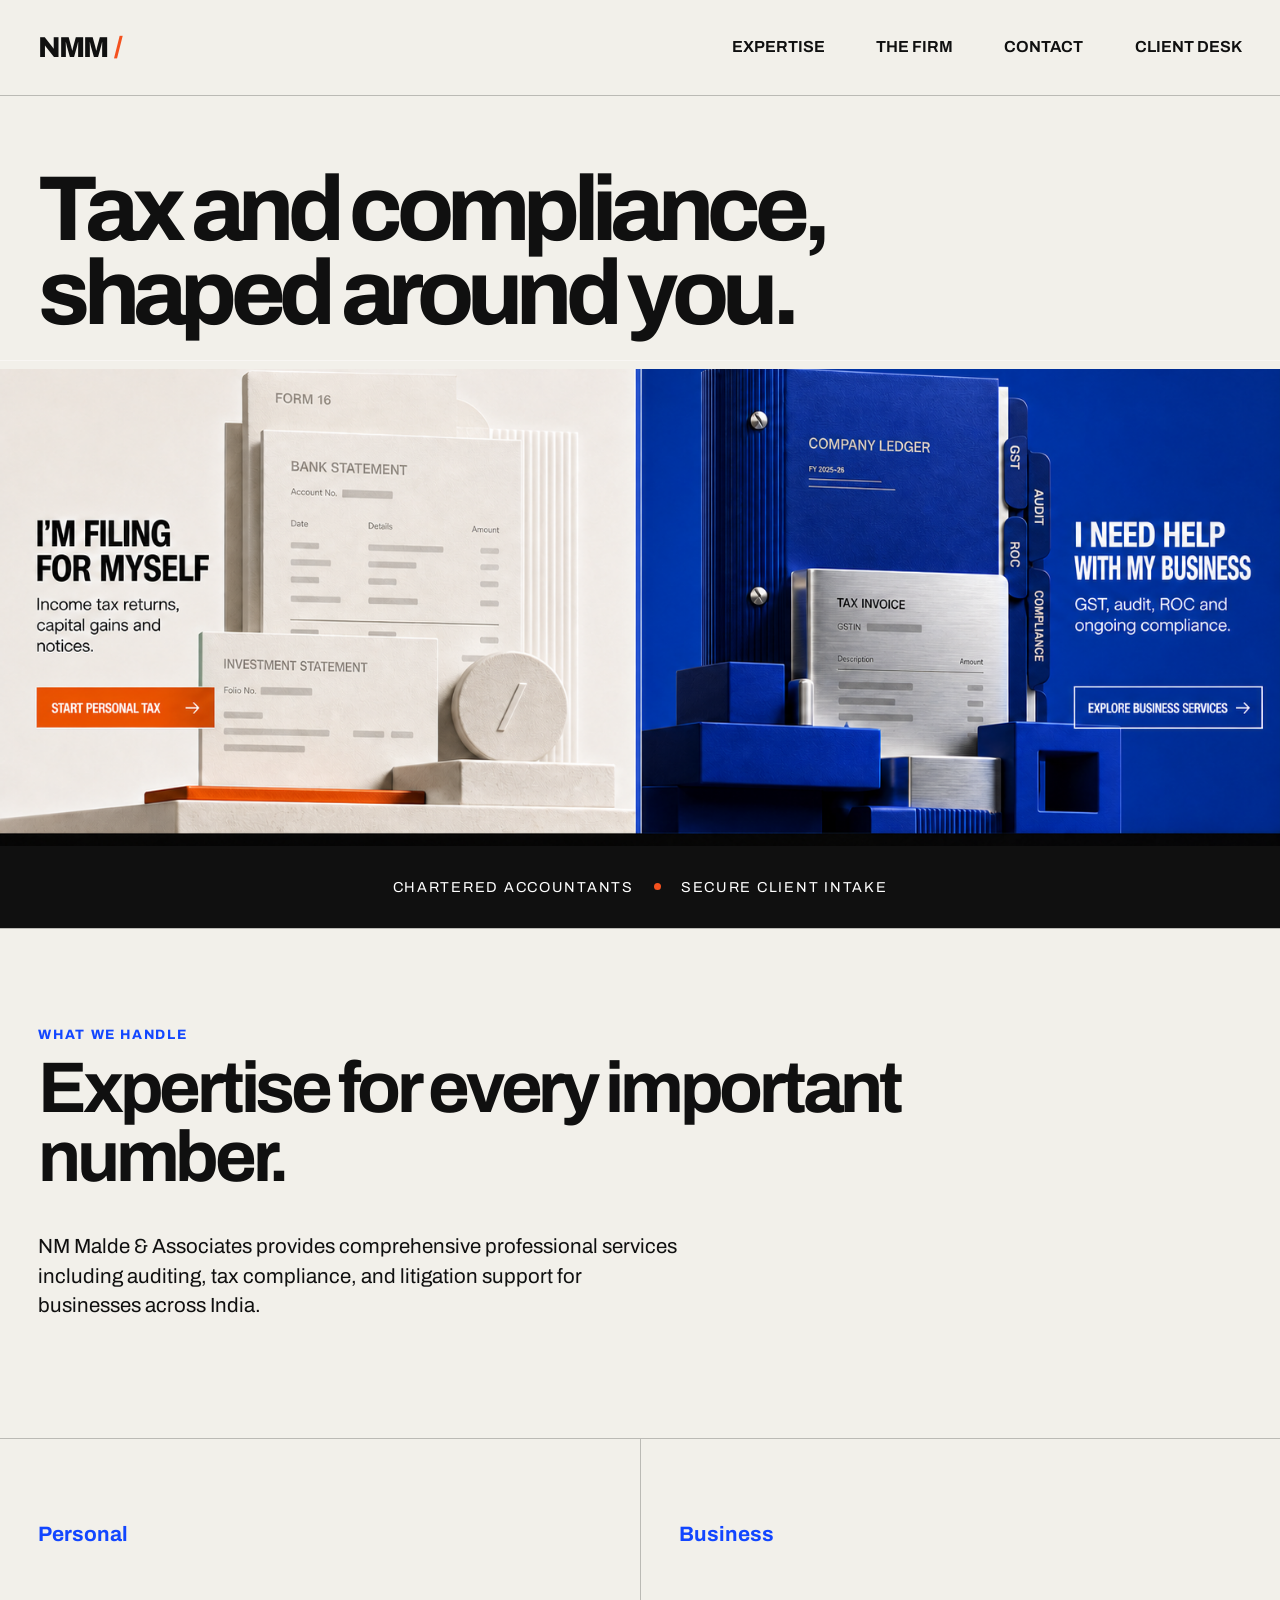
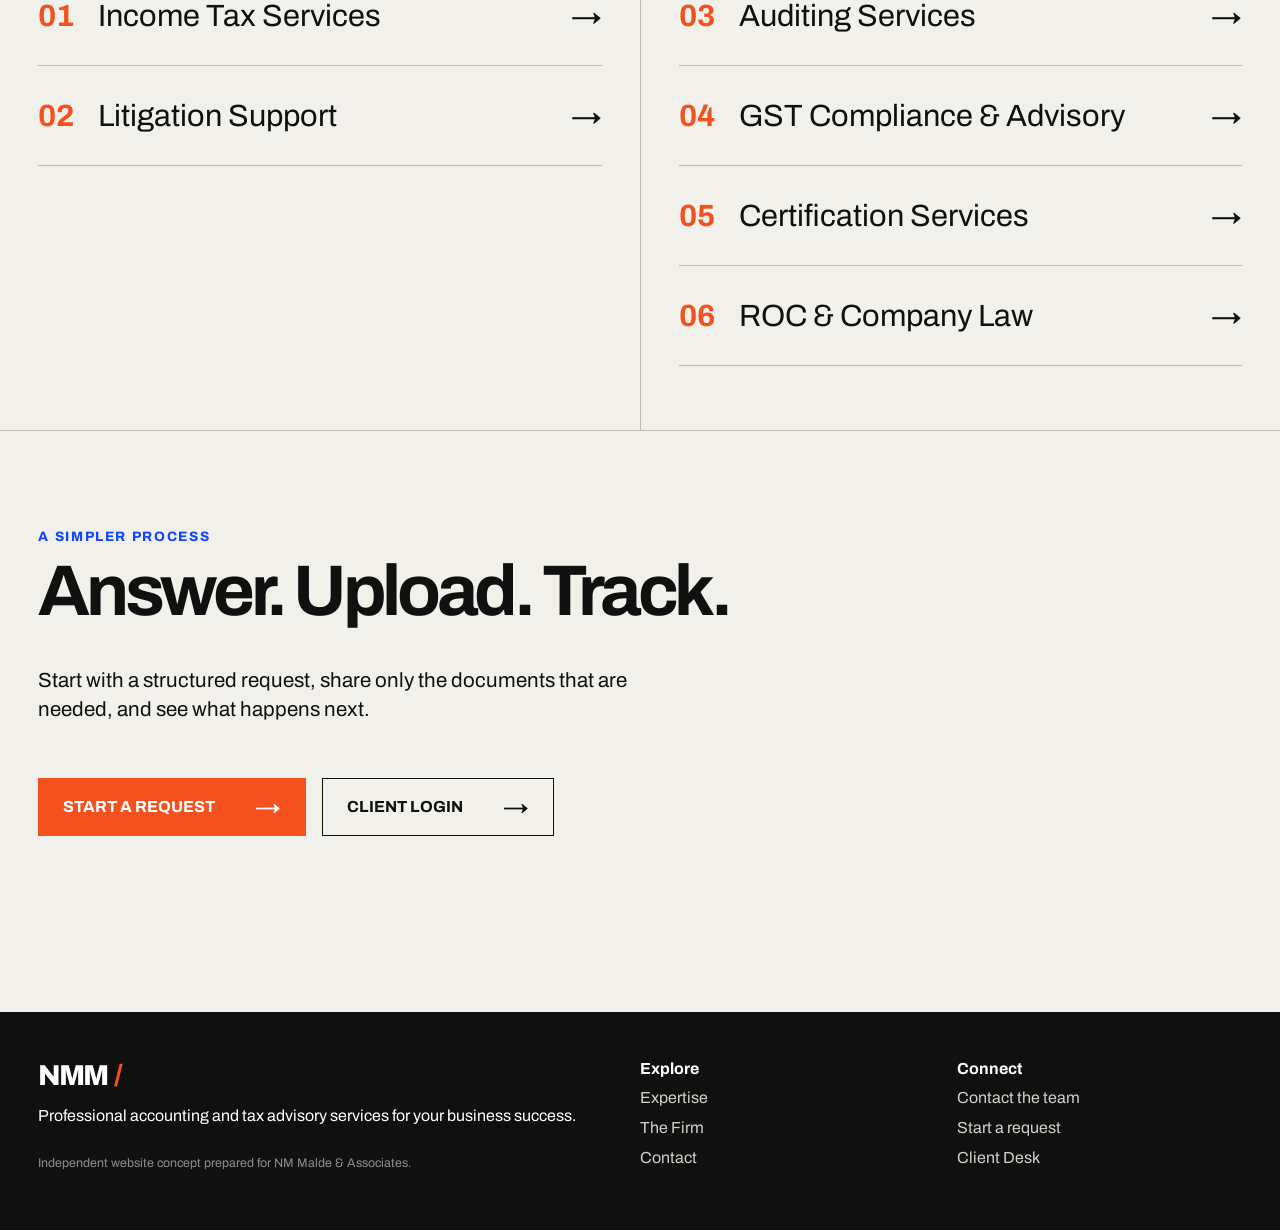
<file: index.html>
<!doctype html>
<html lang="en">
<head>
  <meta charset="utf-8">
  <meta name="viewport" content="width=device-width,initial-scale=1">
  <meta name="description" content="NM Malde & Associates — tax, audit and compliance support with a secure client desk.">
  <meta name="robots" content="noindex,nofollow">
  <meta name="theme-color" content="#f2f0ea">
  <meta property="og:title" content="A better client experience for NM Malde & Associates">
  <meta property="og:description" content="Website concept: clearer services, structured enquiries and one secure client desk.">
  <meta property="og:type" content="website">
  <meta property="og:url" content="https://jinit24.github.io/nmm-associates-preview/">
  <meta property="og:image" content="https://jinit24.github.io/nmm-associates-preview/assets/nmm-home-mobile.png">
  <meta property="og:image:width" content="1536">
  <meta property="og:image:height" content="1024">
  <title>NM Malde & Associates</title>
  <link rel="stylesheet" href="styles.css?v=20260901-2">
</head>
<body>
  <main class="shell">
    <nmm-site-header></nmm-site-header>
    <section class="hero-copy">
      <h1 class="display">Tax and compliance, <br>shaped around you.</h1>
    </section>
    <div class="hero-art" aria-label="Choose personal tax or business services">
      <picture>
        <source media="(max-width: 820px)" srcset="assets/nmm-home-mobile.png?v=20260901-2">
        <img src="assets/nmm-home-concept-clean.png" alt="Personal tax documents and a business compliance ledger">
      </picture>
      <a class="hero-hotspot personal" href="request.html?for=personal" aria-label="Start personal tax request"></a>
      <a class="hero-hotspot business" href="expertise.html#business" aria-label="Explore business services"></a>
    </div>
    <div class="trust-strip"><span>Chartered Accountants</span><span class="trust-dot"></span><span>Secure client intake</span></div>
    <div class="mobile-hero-actions"><a href="request.html?for=personal">Personal tax <span>→</span></a><a href="expertise.html#business">Business services <span>→</span></a></div>
    <section class="section">
      <span class="section-kicker">What we handle</span>
      <h2 class="section-title">Expertise for every important number.</h2>
      <p class="intro">NM Malde & Associates provides comprehensive professional services including auditing, tax compliance, and litigation support for businesses across India.</p>
    </section>
    <section class="home-services">
      <div class="service-group"><h3>Personal</h3>
        <a class="service-link" href="income-tax.html"><span class="num">01</span><span>Income Tax Services</span><span>→</span></a>
        <a class="service-link" href="expertise.html#litigation"><span class="num">02</span><span>Litigation Support</span><span>→</span></a>
      </div>
      <div class="service-group" id="business"><h3>Business</h3>
        <a class="service-link" href="expertise.html#auditing"><span class="num">03</span><span>Auditing Services</span><span>→</span></a>
        <a class="service-link" href="expertise.html#gst"><span class="num">04</span><span>GST Compliance & Advisory</span><span>→</span></a>
        <a class="service-link" href="expertise.html#certification"><span class="num">05</span><span>Certification Services</span><span>→</span></a>
        <a class="service-link" href="expertise.html#roc"><span class="num">06</span><span>ROC & Company Law</span><span>→</span></a>
      </div>
    </section>
    <section class="section">
      <span class="section-kicker">A simpler process</span>
      <h2 class="section-title">Answer. Upload. Track.</h2>
      <p class="intro">Start with a structured request, share only the documents that are needed, and see what happens next.</p>
      <div class="actions"><a class="cta" href="request.html">Start a request <span class="arrow">→</span></a><a class="cta-outline" href="client-desk.html">Client login <span class="arrow">→</span></a></div>
    </section>
    <nmm-site-footer></nmm-site-footer>
  </main>
  <script type="module" src="components.js"></script>
  <script src="script.js"></script>
</body>
</html>
</file>
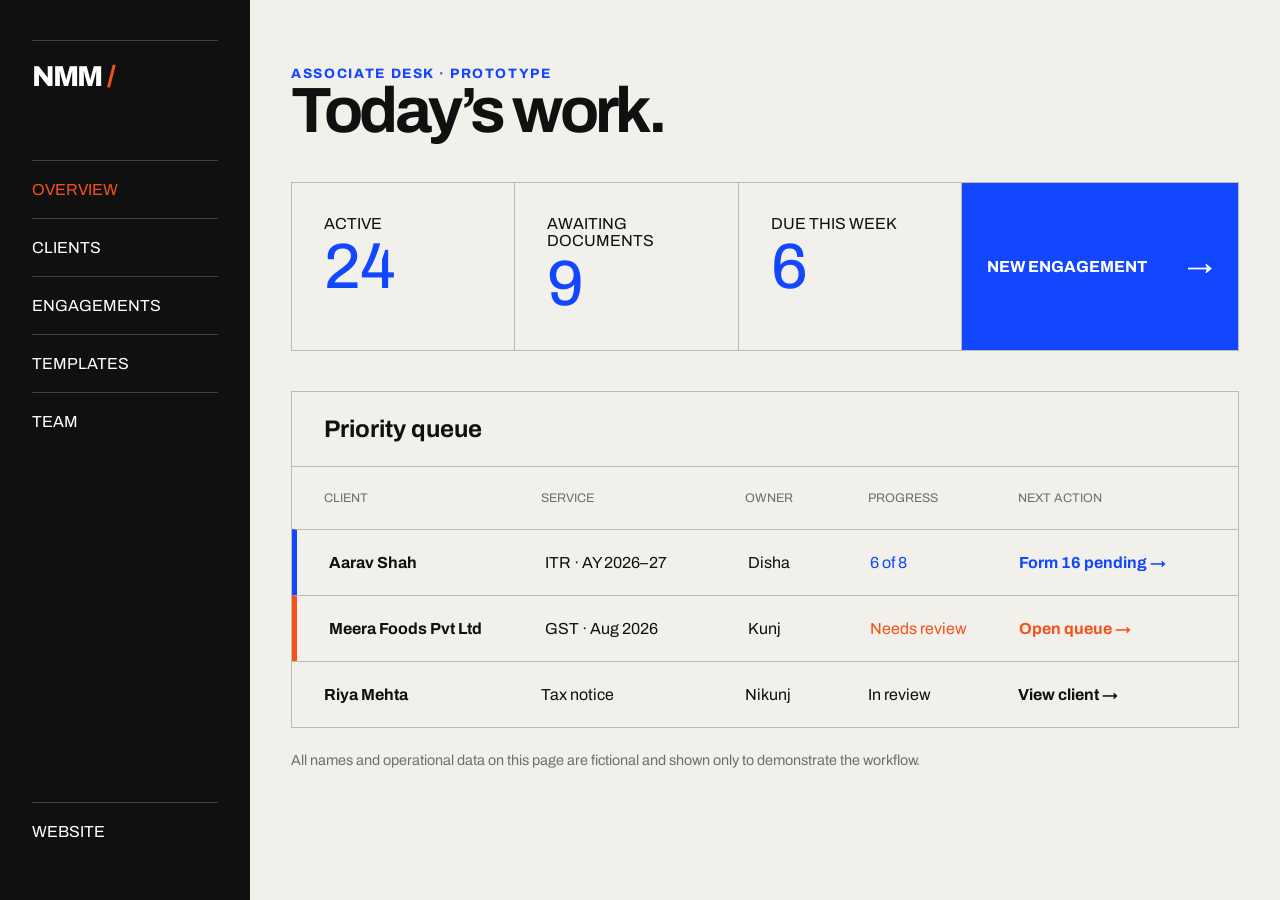
<file: associate.html>
<!doctype html>
<html lang="en"><head><meta charset="utf-8"><meta name="viewport" content="width=device-width,initial-scale=1"><meta name="description" content="Associate workspace preview for NM Malde & Associates."><meta name="robots" content="noindex,nofollow"><title>Associate Preview — NMM</title><link rel="stylesheet" href="styles.css"></head>
<body><main class="app"><nmm-app-sidebar mode="associate" current="overview"></nmm-app-sidebar>
<section class="workspace"><span class="section-kicker">Associate Desk · Prototype</span><h1>Today’s work.</h1><section class="associate-grid"><div class="metric"><span>ACTIVE</span><b>24</b></div><div class="metric"><span>AWAITING DOCUMENTS</span><b>9</b></div><div class="metric"><span>DUE THIS WEEK</span><b>6</b></div><a class="cta blue" href="request.html">New engagement <span class="arrow">→</span></a></section><section class="queue" id="queue"><h2>Priority queue</h2><div class="queue-row header"><span>Client</span><span>Service</span><span>Owner</span><span>Progress</span><span>Next action</span></div><div class="queue-row active"><strong>Aarav Shah</strong><span>ITR · AY 2026–27</span><span>Disha</span><span class="blue-text">6 of 8</span><strong class="blue-text">Form 16 pending →</strong></div><div class="queue-row alert"><strong>Meera Foods Pvt Ltd</strong><span>GST · Aug 2026</span><span>Kunj</span><span class="orange">Needs review</span><strong class="orange">Open queue →</strong></div><div class="queue-row"><strong>Riya Mehta</strong><span>Tax notice</span><span>Nikunj</span><span>In review</span><strong>View client →</strong></div></section><p class="demo-note">All names and operational data on this page are fictional and shown only to demonstrate the workflow.</p></section>
</main><script type="module" src="components.js"></script></body></html>
</file>
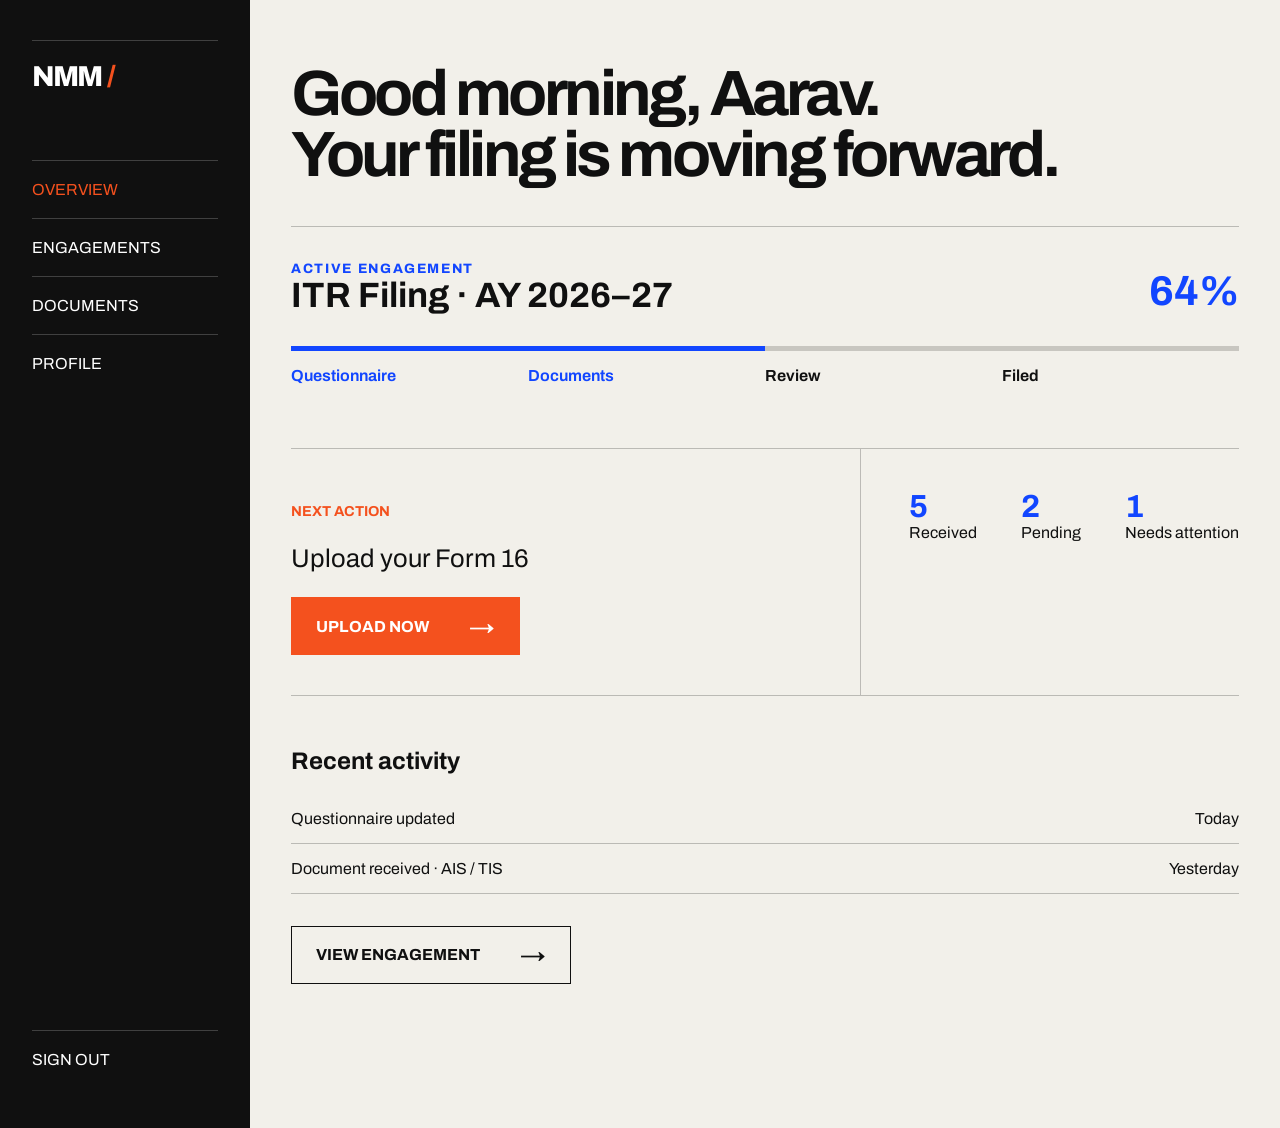
<file: client-dashboard.html>
<!doctype html>
<html lang="en"><head><meta charset="utf-8"><meta name="viewport" content="width=device-width,initial-scale=1"><meta name="description" content="Client dashboard preview for NM Malde & Associates."><meta name="robots" content="noindex,nofollow"><title>Client Overview — NMM Client Desk</title><link rel="stylesheet" href="styles.css"></head>
<body><main class="app"><nmm-app-sidebar mode="client" current="overview"></nmm-app-sidebar>
<section class="workspace"><h1>Good morning, Aarav.<br>Your filing is moving forward.</h1><article class="engagement" id="engagement"><div class="engagement-head"><div><span class="section-kicker">Active engagement</span><h2>ITR Filing · AY 2026–27</h2></div><span class="percent">64%</span></div><div class="status-rail"><span class="done">Questionnaire</span><span class="done">Documents</span><span>Review</span><span>Filed</span></div><div class="next-grid"><div><h3>NEXT ACTION</h3><p>Upload your Form 16</p><a class="cta" href="#documents">Upload now <span class="arrow">→</span></a></div><div class="counts" id="documents"><span><b>5</b>Received</span><span><b>2</b>Pending</span><span><b class="orange">1</b>Needs attention</span></div></div></article><section class="activity"><h2>Recent activity</h2><div class="activity-row"><span>Questionnaire updated</span><span>Today</span></div><div class="activity-row"><span>Document received · AIS / TIS</span><span>Yesterday</span></div><div class="actions"><a class="cta-outline" href="request.html">View engagement <span class="arrow">→</span></a></div></section></section>
</main><script type="module" src="components.js"></script></body></html>
</file>
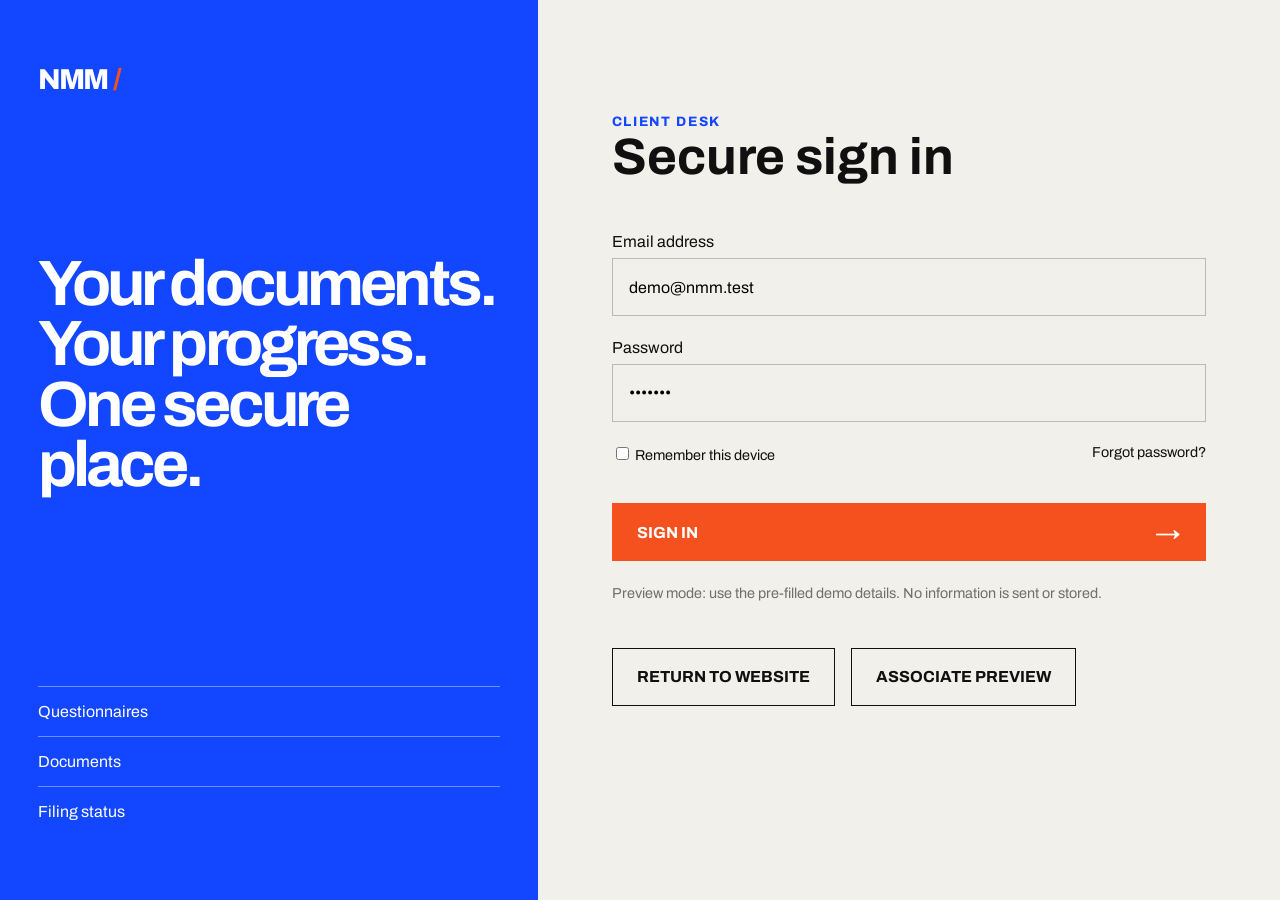
<file: client-desk.html>
<!doctype html>
<html lang="en"><head><meta charset="utf-8"><meta name="viewport" content="width=device-width,initial-scale=1"><meta name="description" content="Secure client desk preview for NM Malde & Associates."><meta name="robots" content="noindex,nofollow"><title>Client Desk — NM Malde & Associates</title><link rel="stylesheet" href="styles.css"></head>
<body><main class="portal">
  <section class="portal-intro"><a class="brand" href="index.html" style="color:white">NMM <span>/</span></a><h1>Your documents.<br>Your progress.<br>One secure place.</h1><div class="portal-points"><span>Questionnaires</span><span>Documents</span><span>Filing status</span></div></section>
  <section class="login"><span class="section-kicker">Client Desk</span><h2>Secure sign in</h2><form id="login-form"><label class="field">Email address<input type="email" value="demo@nmm.test" required></label><label class="field">Password<input type="password" value="preview" required></label><div class="login-meta"><label><input type="checkbox"> Remember this device</label><a href="#">Forgot password?</a></div><button class="cta" style="width:100%" type="submit">Sign in <span class="arrow">→</span></button></form><p class="demo-note">Preview mode: use the pre-filled demo details. No information is sent or stored.</p><div class="actions"><a class="cta-outline" href="index.html">Return to website</a><a class="cta-outline" href="associate.html">Associate preview</a></div></section>
</main><script src="script.js"></script></body></html>
</file>
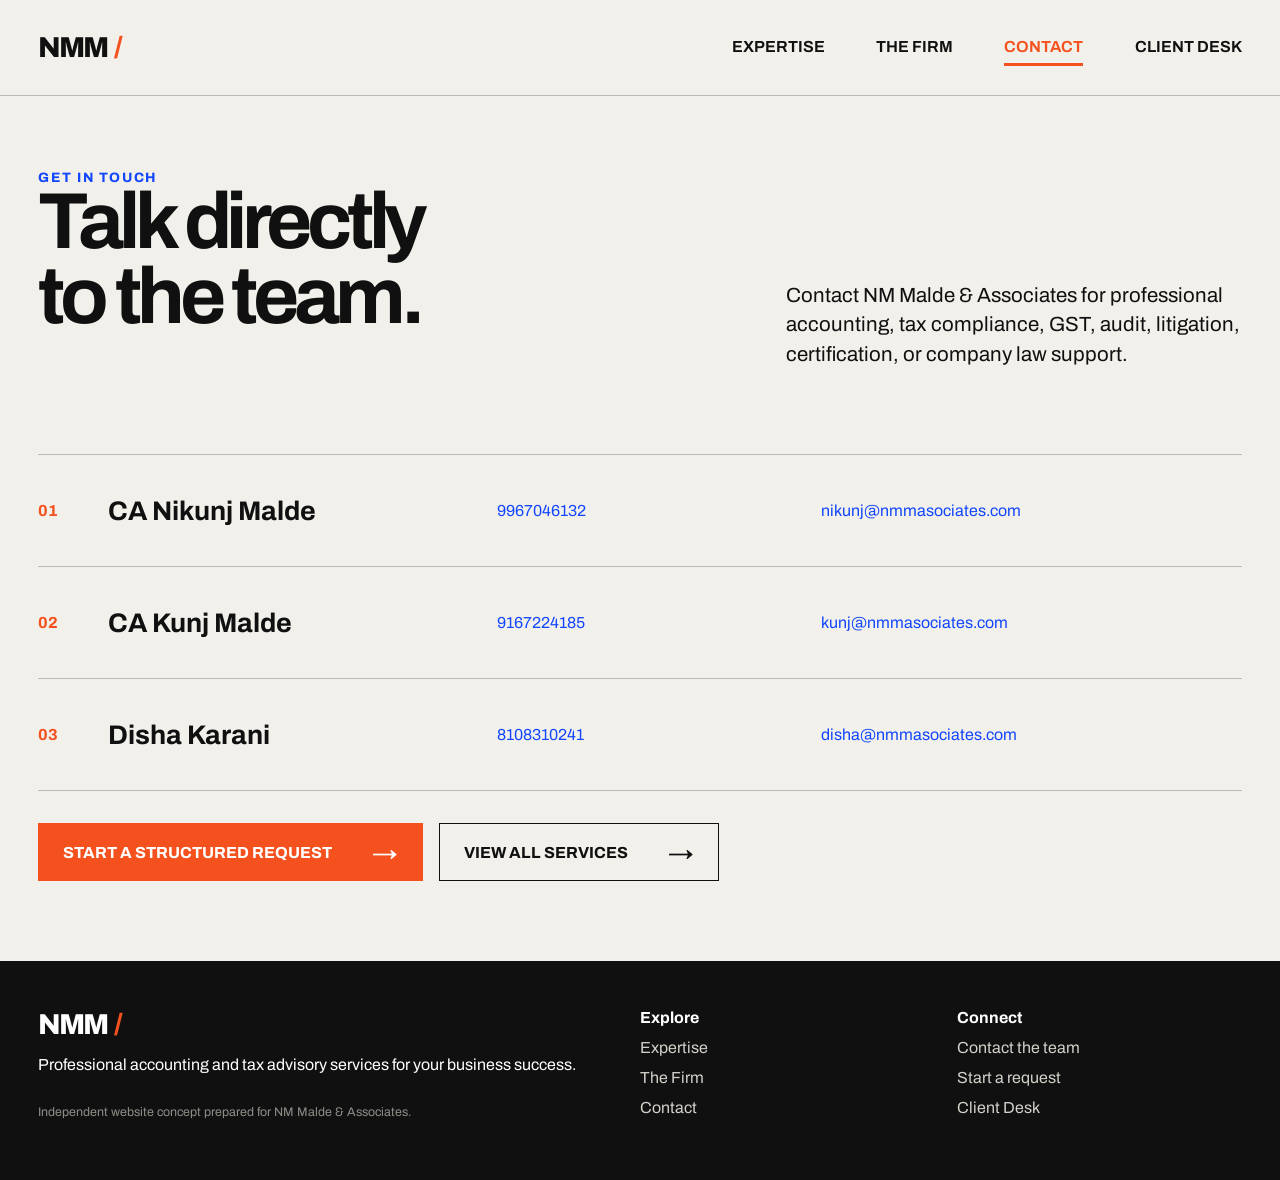
<file: contact.html>
<!doctype html>
<html lang="en">
<head>
  <meta charset="utf-8"><meta name="viewport" content="width=device-width,initial-scale=1">
  <meta name="description" content="Contact CA Nikunj Malde, CA Kunj Malde, or Disha Karani at NM Malde & Associates.">
  <meta name="robots" content="noindex,nofollow">
  <title>Contact — NM Malde & Associates</title><link rel="stylesheet" href="styles.css">
</head>
<body><main class="shell">
  <nmm-site-header current="contact"></nmm-site-header>
  <section class="page-main">
    <div class="contact-intro"><div><span class="section-kicker">Get in touch</span><h1 class="page-heading">Talk directly<br>to the team.</h1></div><p class="intro">Contact NM Malde & Associates for professional accounting, tax compliance, GST, audit, litigation, certification, or company law support.</p></div>
    <div class="contact-directory">
      <article class="contact-row"><span class="num">01</span><strong>CA Nikunj Malde</strong><a href="tel:+919967046132">9967046132</a><a href="mailto:nikunj@nmmasociates.com">nikunj@nmmasociates.com</a></article>
      <article class="contact-row"><span class="num">02</span><strong>CA Kunj Malde</strong><a href="tel:+919167224185">9167224185</a><a href="mailto:kunj@nmmasociates.com">kunj@nmmasociates.com</a></article>
      <article class="contact-row"><span class="num">03</span><strong>Disha Karani</strong><a href="tel:+918108310241">8108310241</a><a href="mailto:disha@nmmasociates.com">disha@nmmasociates.com</a></article>
    </div>
    <div class="actions"><a class="cta" href="request.html">Start a structured request <span class="arrow">→</span></a><a class="cta-outline" href="expertise.html">View all services <span class="arrow">→</span></a></div>
  </section>
  <nmm-site-footer></nmm-site-footer>
</main><script type="module" src="components.js"></script><script src="script.js"></script></body></html>
</file>
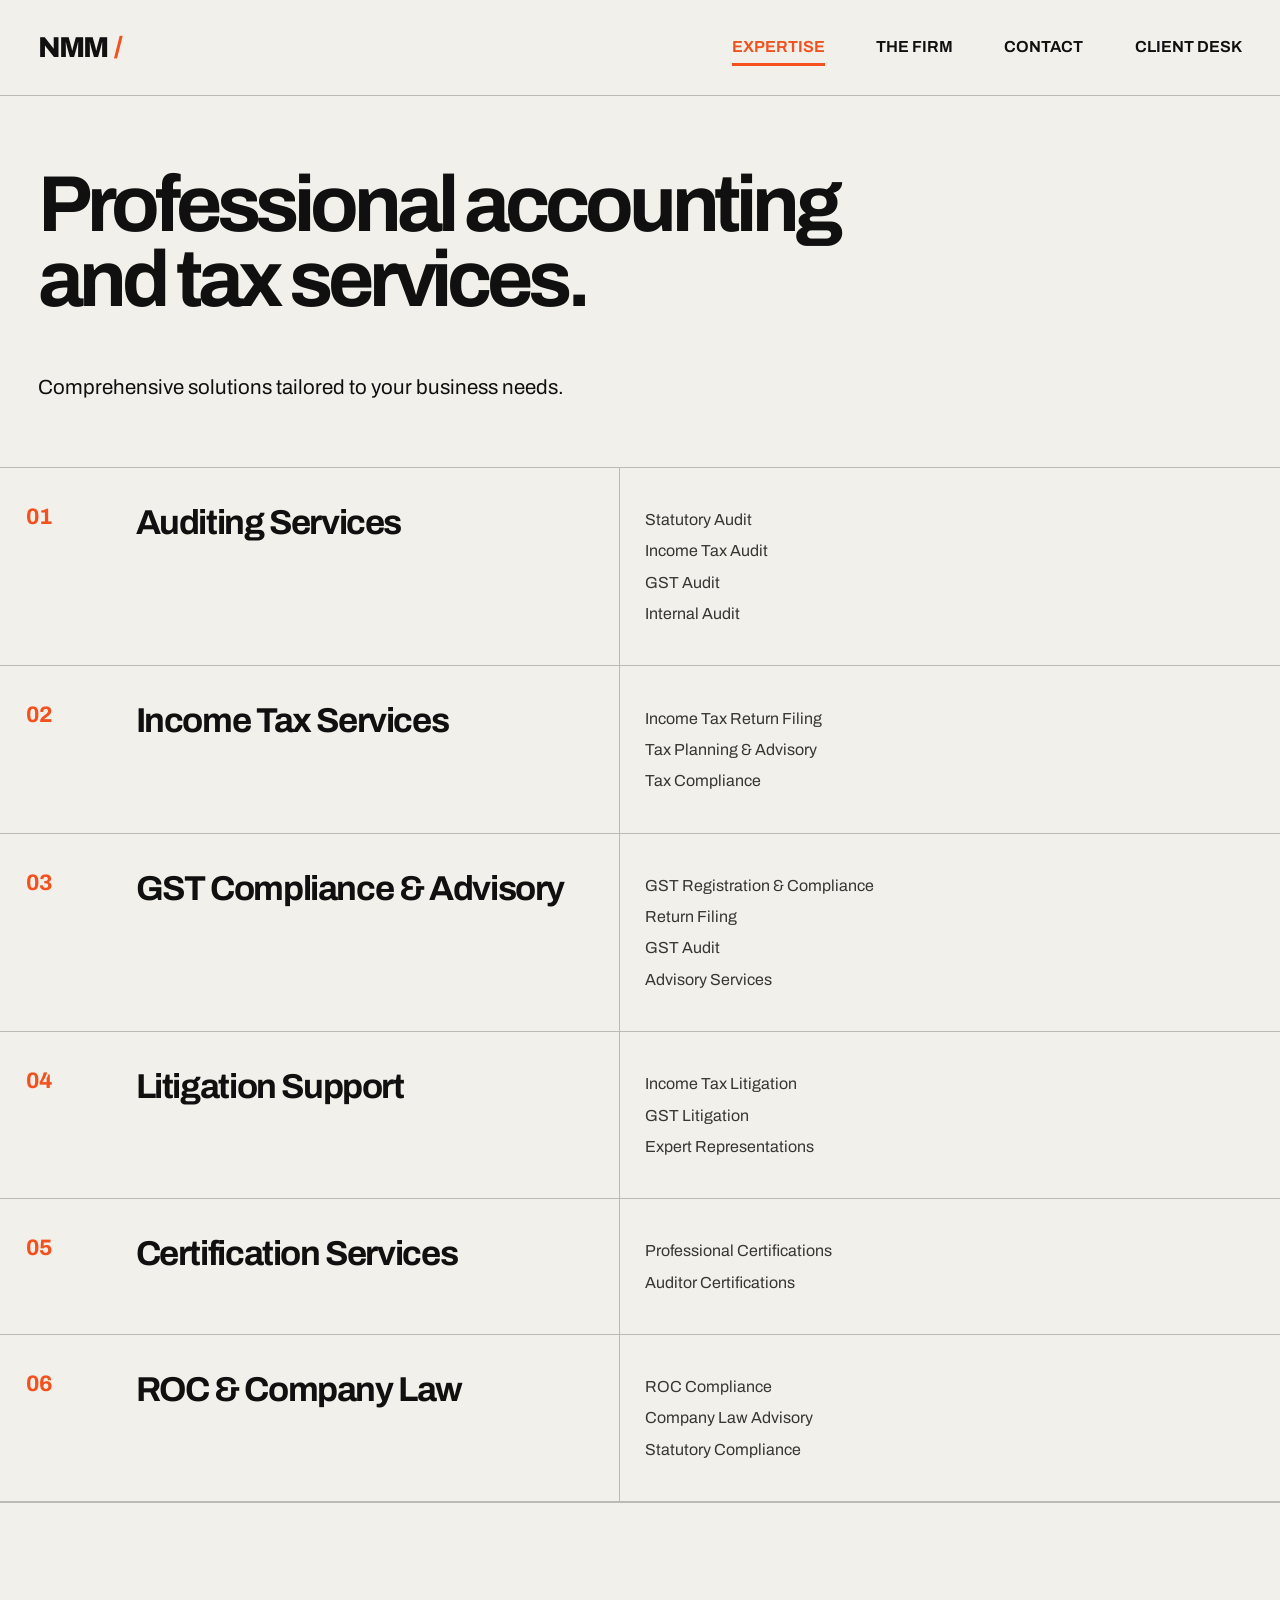
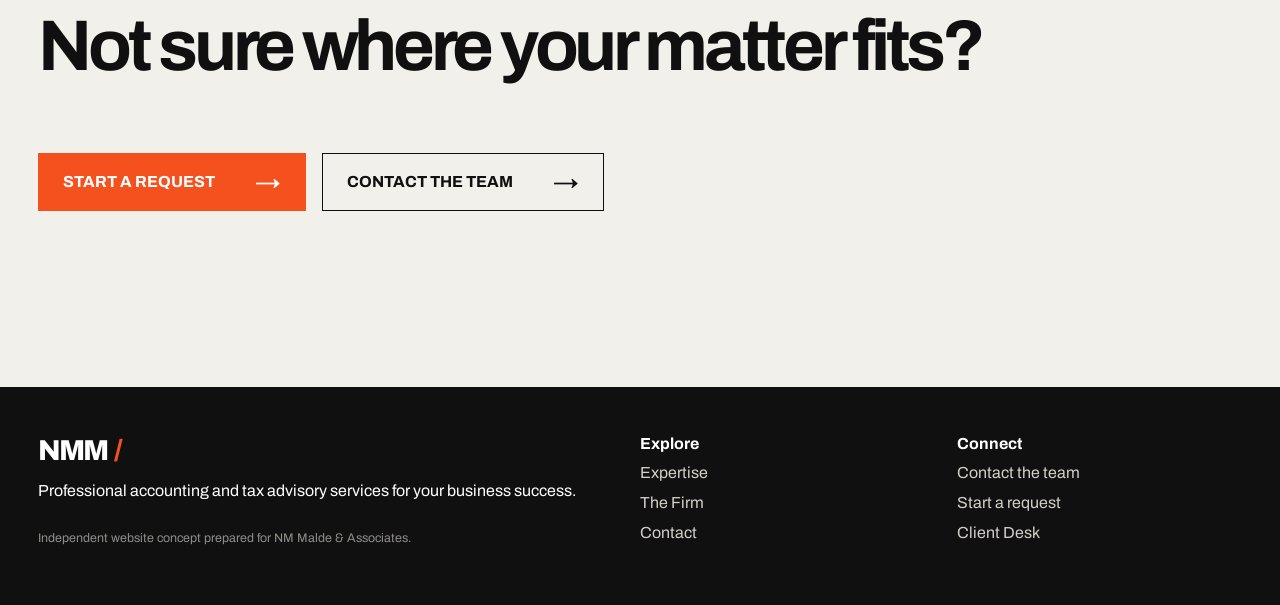
<file: expertise.html>
<!doctype html>
<html lang="en">
<head>
  <meta charset="utf-8"><meta name="viewport" content="width=device-width,initial-scale=1">
  <meta name="description" content="Auditing, income tax, GST, litigation, certification and company law services from NM Malde & Associates.">
  <meta name="robots" content="noindex,nofollow">
  <title>Expertise — NM Malde & Associates</title><link rel="stylesheet" href="styles.css">
</head>
<body><main class="shell">
  <nmm-site-header current="expertise"></nmm-site-header>
  <section class="page-main"><h1 class="page-heading">Professional accounting<br>and tax services.</h1><p class="intro">Comprehensive solutions tailored to your business needs.</p></section>
  <div style="margin-top:4rem"><nmm-service-catalog></nmm-service-catalog></div>
  <section class="section"><h2 class="section-title">Not sure where your matter fits?</h2><div class="actions"><a class="cta" href="request.html">Start a request <span class="arrow">→</span></a><a class="cta-outline" href="contact.html">Contact the team <span class="arrow">→</span></a></div></section>
  <nmm-site-footer></nmm-site-footer>
</main><script type="module" src="components.js"></script><script src="script.js"></script></body></html>
</file>
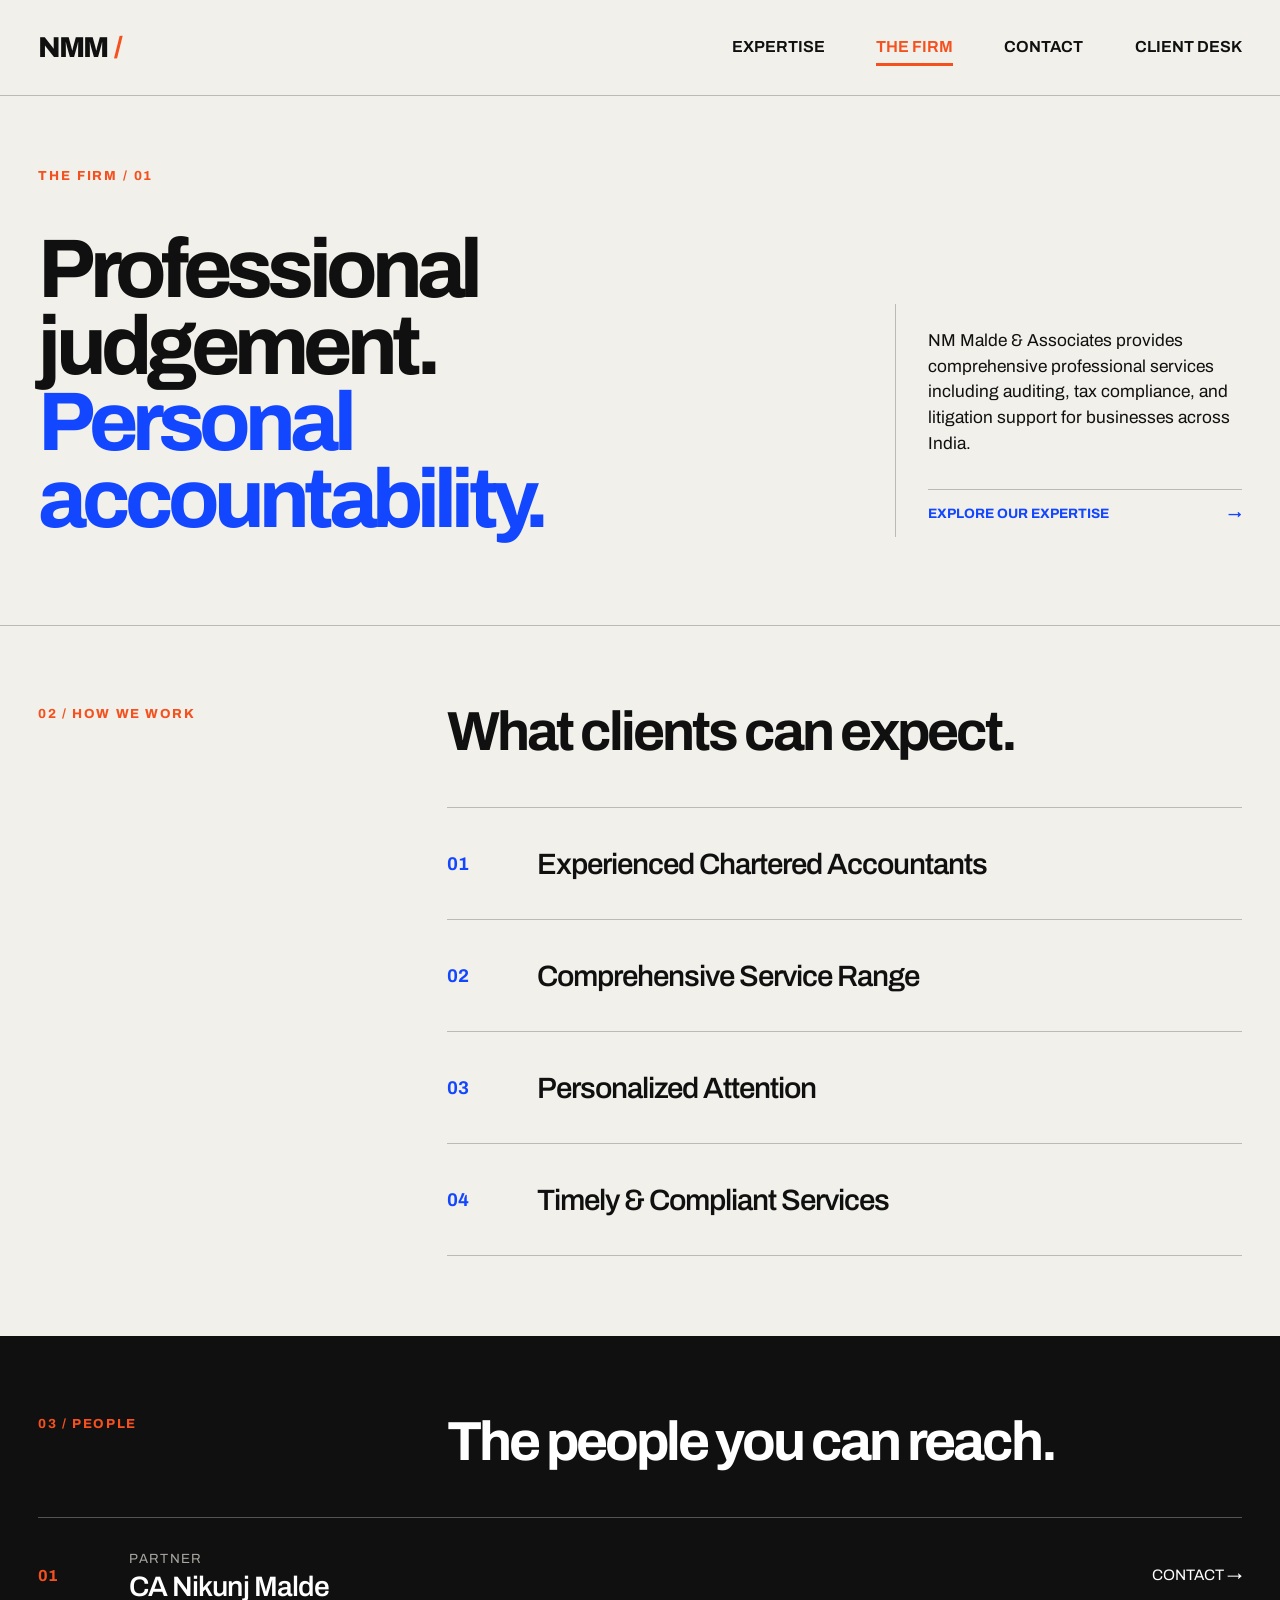
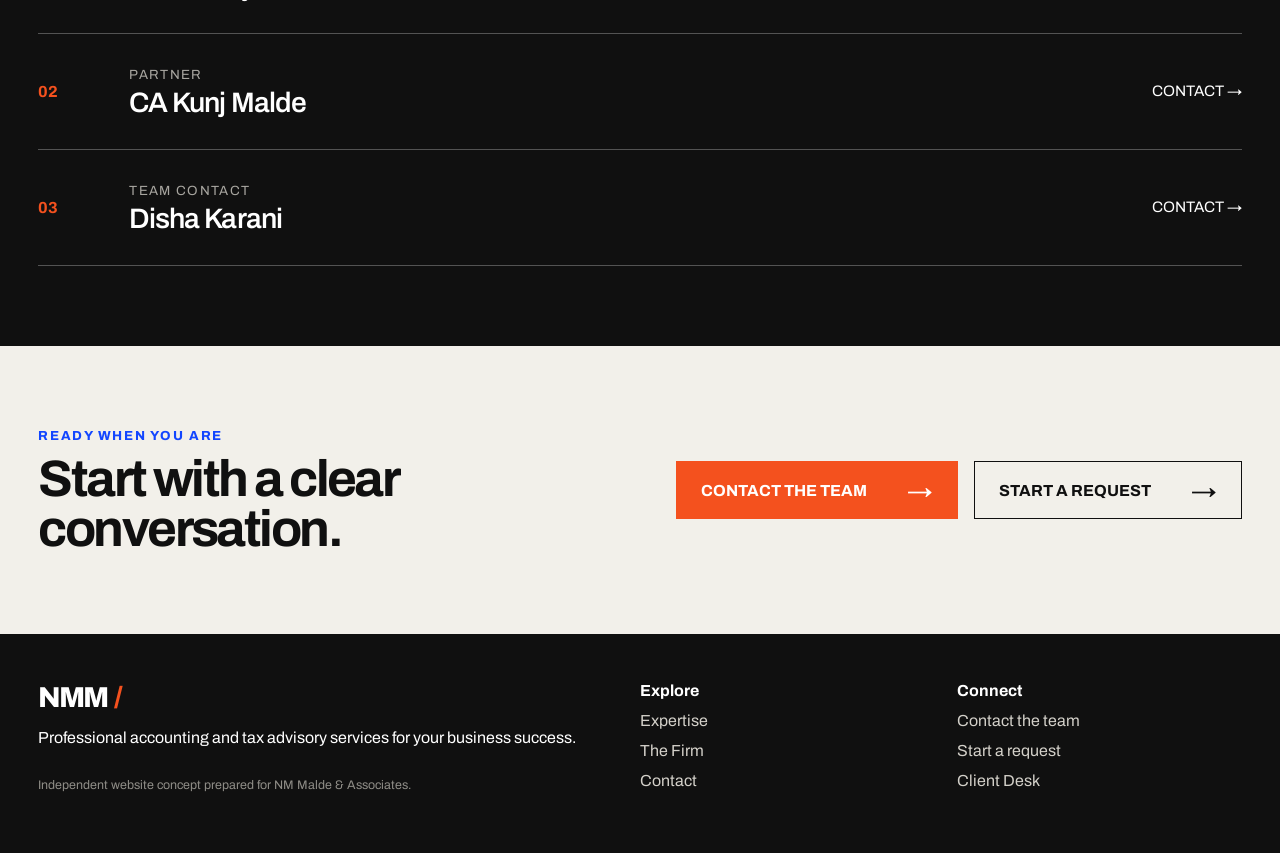
<file: firm.html>
<!doctype html>
<html lang="en">
<head>
  <meta charset="utf-8">
  <meta name="viewport" content="width=device-width,initial-scale=1">
  <meta name="description" content="Meet NM Malde & Associates and learn how the firm approaches tax, audit, compliance, and litigation support.">
  <meta name="robots" content="noindex,nofollow">
  <title>The Firm — NM Malde & Associates</title>
  <link rel="stylesheet" href="styles.css">
</head>
<body>
  <main class="shell">
    <nmm-site-header current="firm"></nmm-site-header>

    <section class="firm-hero">
      <span class="firm-label">THE FIRM / 01</span>
      <h1>Professional judgement.<br><em>Personal accountability.</em></h1>
      <div class="firm-summary">
        <p>NM Malde & Associates provides comprehensive professional services including auditing, tax compliance, and litigation support for businesses across India.</p>
        <a href="expertise.html">EXPLORE OUR EXPERTISE <span>→</span></a>
      </div>
    </section>

    <section class="firm-principles">
      <header class="firm-section-heading"><span>02 / HOW WE WORK</span><h2>What clients can expect.</h2></header>
      <div class="principle-list">
        <article><b>01</b><h3>Experienced Chartered Accountants</h3></article>
        <article><b>02</b><h3>Comprehensive Service Range</h3></article>
        <article><b>03</b><h3>Personalized Attention</h3></article>
        <article><b>04</b><h3>Timely &amp; Compliant Services</h3></article>
      </div>
    </section>

    <section class="firm-people">
      <header class="firm-section-heading"><span>03 / PEOPLE</span><h2>The people you can reach.</h2></header>
      <nmm-firm-people></nmm-firm-people>
    </section>

    <section class="firm-closing">
      <div><span>READY WHEN YOU ARE</span><h2>Start with a clear conversation.</h2></div>
      <div class="actions"><a class="cta" href="contact.html">Contact the team <span class="arrow">→</span></a><a class="cta-outline" href="request.html">Start a request <span class="arrow">→</span></a></div>
    </section>

    <nmm-site-footer></nmm-site-footer>
  </main>
  <script type="module" src="components.js"></script>
  <script src="script.js"></script>
</body>
</html>
</file>
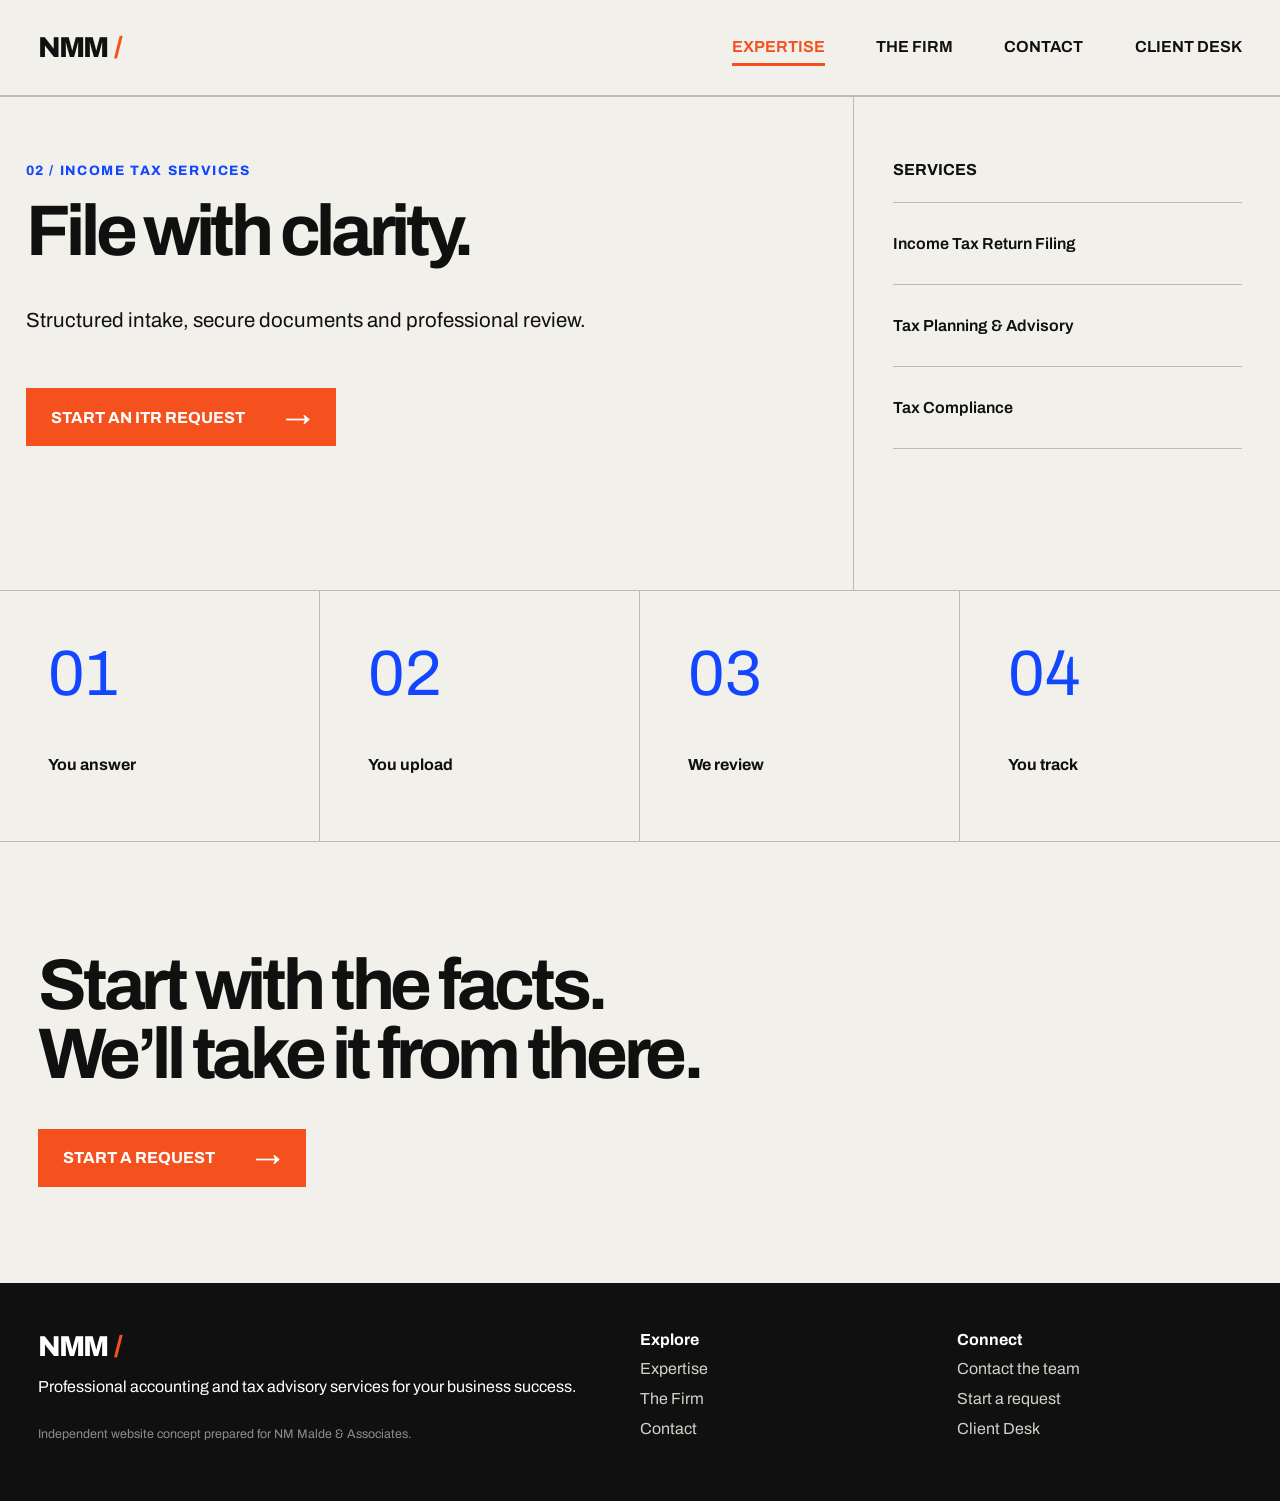
<file: income-tax.html>
<!doctype html><html lang="en"><head><meta charset="utf-8"><meta name="viewport" content="width=device-width,initial-scale=1"><meta name="description" content="Structured income tax return support from NM Malde & Associates."><meta name="robots" content="noindex,nofollow"><title>Income Tax — NM Malde & Associates</title><link rel="stylesheet" href="styles.css"></head>
<body><main class="shell"><nmm-site-header current="expertise"></nmm-site-header>
<section class="detail-grid"><div class="detail-copy"><span class="section-kicker">02 / Income Tax Services</span><h1 class="section-title">File with clarity.</h1><p class="intro">Structured intake, secure documents and professional review.</p><div class="actions"><a class="cta" href="request.html?service=itr">Start an ITR request <span class="arrow">→</span></a></div></div><aside class="detail-for"><strong>SERVICES</strong><span>Income Tax Return Filing</span><span>Tax Planning & Advisory</span><span>Tax Compliance</span></aside></section>
<section class="process"><article><b>01</b><strong>You answer</strong></article><article><b>02</b><strong>You upload</strong></article><article><b>03</b><strong>We review</strong></article><article><b>04</b><strong>You track</strong></article></section>
<section class="section"><h2 class="section-title">Start with the facts.<br>We’ll take it from there.</h2><a class="cta" href="request.html?service=itr">Start a request <span class="arrow">→</span></a></section>
<nmm-site-footer></nmm-site-footer>
</main><script type="module" src="components.js"></script><script src="script.js"></script></body></html>
</file>
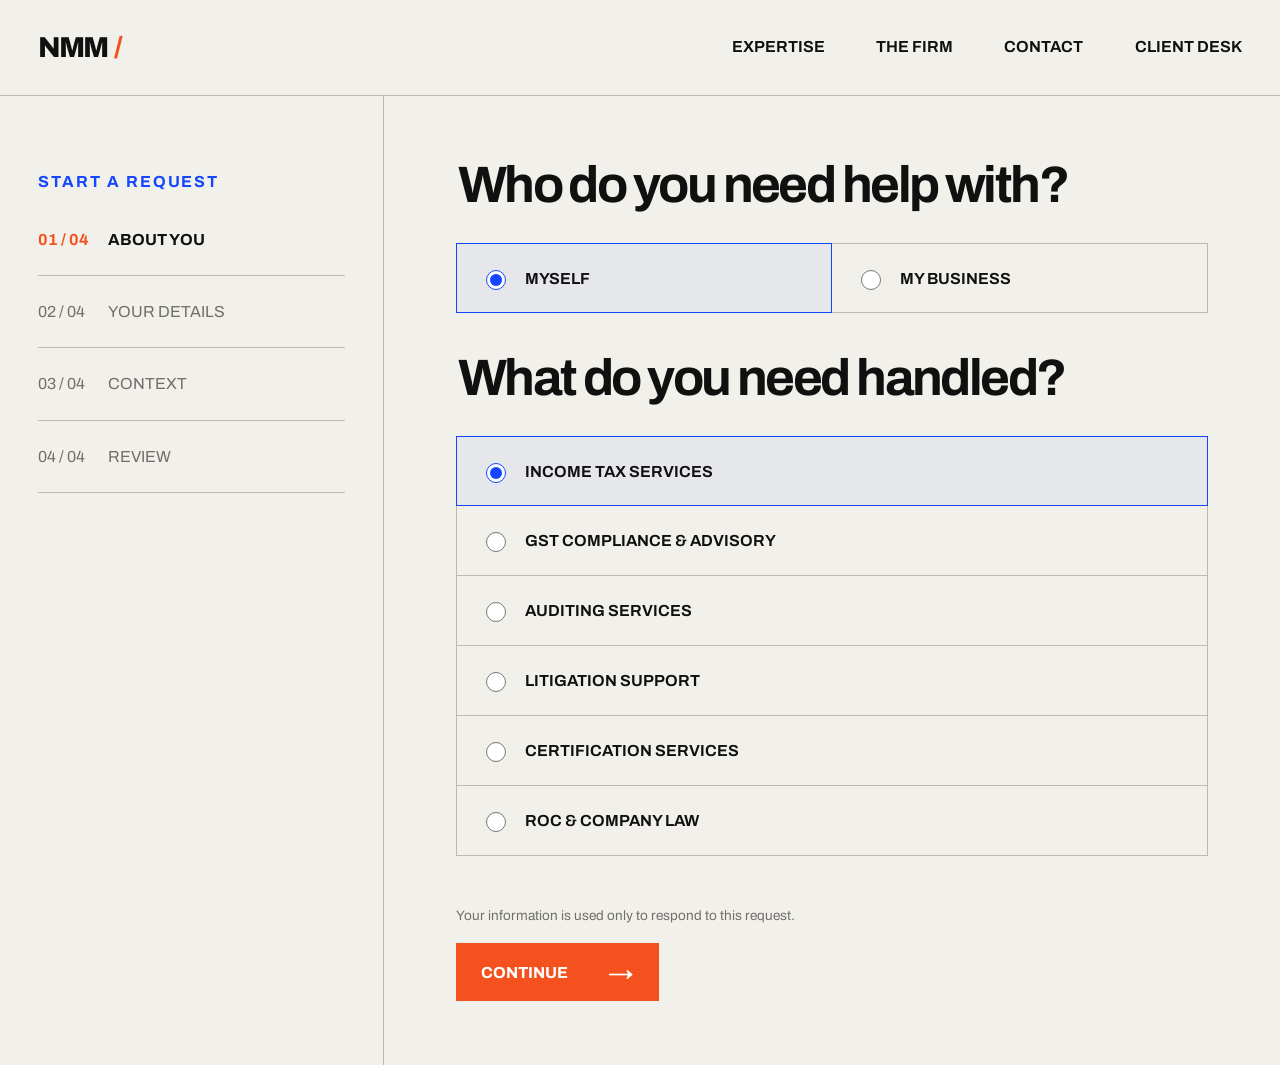
<file: request.html>
<!doctype html>
<html lang="en"><head><meta charset="utf-8"><meta name="viewport" content="width=device-width,initial-scale=1"><meta name="description" content="Start a structured request with NM Malde & Associates."><meta name="robots" content="noindex,nofollow"><title>Start a Request — NM Malde & Associates</title><link rel="stylesheet" href="styles.css"></head>
<body><main class="shell"><nmm-site-header></nmm-site-header>
<div class="form-layout">
  <aside class="form-progress"><h1>START A REQUEST</h1><div class="form-step active"><span class="step-num">01 / 04</span><span>ABOUT YOU</span></div><div class="form-step"><span class="step-num">02 / 04</span><span>YOUR DETAILS</span></div><div class="form-step"><span class="step-num">03 / 04</span><span>CONTEXT</span></div><div class="form-step"><span class="step-num">04 / 04</span><span>REVIEW</span></div></aside>
  <form class="request-form" id="request-form">
    <section class="form-panel"><fieldset><legend>Who do you need help with?</legend><div class="option-grid"><label class="option"><input type="radio" name="for" value="myself" checked required>MYSELF</label><label class="option"><input type="radio" name="for" value="business">MY BUSINESS</label></div></fieldset><fieldset><legend>What do you need handled?</legend><div class="radio-list"><label class="radio-row"><input type="radio" name="service" value="itr" checked required>INCOME TAX SERVICES</label><label class="radio-row"><input type="radio" name="service" value="gst">GST COMPLIANCE & ADVISORY</label><label class="radio-row"><input type="radio" name="service" value="audit">AUDITING SERVICES</label><label class="radio-row"><input type="radio" name="service" value="litigation">LITIGATION SUPPORT</label><label class="radio-row"><input type="radio" name="service" value="certification">CERTIFICATION SERVICES</label><label class="radio-row"><input type="radio" name="service" value="roc">ROC & COMPANY LAW</label></div></fieldset><p class="privacy">Your information is used only to respond to this request.</p><button class="cta" type="button" data-next>Continue <span class="arrow">→</span></button></section>
    <section class="form-panel" hidden><fieldset><legend>How can we reach you?</legend><div class="text-fields"><label class="field">Full name<input name="name" autocomplete="name" required></label><label class="field">Email address<input name="email" type="email" autocomplete="email" required></label><label class="field">Phone number<input name="phone" type="tel" autocomplete="tel" required></label></div></fieldset><div class="form-nav"><button class="cta-outline" type="button" data-back>Back</button><button class="cta" type="button" data-next>Continue <span class="arrow">→</span></button></div></section>
    <section class="form-panel" hidden><fieldset><legend>Briefly describe what you need.</legend><label class="field">Your situation<textarea name="context" required placeholder="A short summary is enough for now."></textarea></label></fieldset><p class="privacy">Do not include PAN, Aadhaar, passwords or confidential documents in this preview form.</p><div class="form-nav"><button class="cta-outline" type="button" data-back>Back</button><button class="cta" type="submit">Review request <span class="arrow">→</span></button></div></section>
    <section class="form-panel success" hidden><span class="section-kicker">Preview complete</span><h2 class="section-title">Your request is ready.</h2><p class="intro">This prototype stops before sending any information. In production, NMM would review the request and invite the client into the secure document flow.</p><div class="form-nav"><a class="cta" href="client-desk.html">Preview Client Desk <span class="arrow">→</span></a><a class="cta-outline" href="index.html">Return home</a></div></section>
  </form>
</div></main><script type="module" src="components.js"></script><script src="script.js"></script></body></html>
</file>
<file: styles.css>
@import url('https://fonts.googleapis.com/css2?family=Archivo:wdth,wght@75..125,100..900&display=swap');

:root {
  --paper: #f2f0ea;
  --ink: #101010;
  --blue: #1246ff;
  --orange: #f4511e;
  --muted: #706f6b;
  --line: rgba(16, 16, 16, 0.24);
  --green: #168a53;
  --max: 1536px;
}

* { box-sizing: border-box; }
html { scroll-behavior: smooth; }
nmm-site-header, nmm-site-footer, nmm-service-catalog, nmm-firm-people, nmm-app-sidebar { display: contents; }
body {
  margin: 0;
  background: var(--paper);
  color: var(--ink);
  font-family: "Archivo", "Helvetica Neue", Arial, sans-serif;
  font-variation-settings: "wdth" 100;
}
a { color: inherit; text-decoration: none; }
button, input, textarea, select { font: inherit; }
button, a { -webkit-tap-highlight-color: transparent; }

.shell { width: min(100%, var(--max)); margin: 0 auto; }
.site-header {
  height: 96px;
  display: flex;
  align-items: center;
  justify-content: space-between;
  padding: 0 3%;
  border-bottom: 1px solid var(--line);
}
.brand {
  font-size: clamp(1.5rem, 2.25vw, 2.25rem);
  font-weight: 800;
  letter-spacing: -0.07em;
}
.brand span { color: var(--orange); margin-left: .12em; }
.nav { display: flex; align-items: center; gap: clamp(1.4rem, 4vw, 4rem); font-weight: 650; }
.nav a { padding: .5rem 0; border-bottom: 3px solid transparent; }
.nav a:hover, .nav a[aria-current="page"] { color: var(--orange); border-color: var(--orange); }
.menu-button { display: none; background: none; border: 0; font-weight: 750; }

.hero-copy { padding: 4.5rem 3% 1.5rem; }
.display {
  margin: 0;
  font-size: clamp(3.4rem, 7.2vw, 7rem);
  line-height: .91;
  letter-spacing: -.072em;
  font-weight: 730;
  max-width: 1180px;
}
.hero-art {
  position: relative;
  width: 100%;
  aspect-ratio: 1536 / 583;
  overflow: hidden;
  border-top: 1px solid rgba(255,255,255,.6);
  background: #eeeae2;
}
.hero-art img { position: absolute; width: 100%; height: auto; top: -58.32%; left: 0; }
.hero-art picture { display: contents; }
.hero-art::before { content: ""; position: absolute; z-index: 3; inset: 0 0 auto; height: 8px; background: var(--paper); pointer-events: none; }
.hero-hotspot { position: absolute; z-index: 2; top: 0; bottom: 0; width: 50%; }
.hero-hotspot.personal { left: 0; }
.hero-hotspot.business { right: 0; }
.hero-hotspot:focus-visible { outline: 5px solid var(--orange); outline-offset: -8px; }
.trust-strip {
  min-height: 82px;
  background: var(--ink);
  color: white;
  display: flex;
  align-items: center;
  justify-content: center;
  gap: 1.25rem;
  padding: 1rem 3%;
  letter-spacing: .12em;
  text-transform: uppercase;
  font-size: .9rem;
}
.trust-dot { width: 7px; height: 7px; border-radius: 50%; background: var(--orange); }
.mobile-hero-actions { display: none; }

.section { padding: 6rem 3%; border-top: 1px solid var(--line); }
.section-kicker { color: var(--blue); font-size: .85rem; letter-spacing: .12em; text-transform: uppercase; font-weight: 750; }
.section-title {
  font-size: clamp(2.75rem, 5.6vw, 5.8rem);
  line-height: .96;
  letter-spacing: -.06em;
  margin: .8rem 0 2.5rem;
  max-width: 1000px;
}
.intro { font-size: clamp(1.1rem, 1.6vw, 1.45rem); line-height: 1.45; max-width: 650px; }
.cta, .cta-outline {
  min-height: 58px;
  display: inline-flex;
  align-items: center;
  justify-content: space-between;
  gap: 2.5rem;
  padding: 0 1.5rem;
  border: 1px solid var(--ink);
  font-weight: 720;
  text-transform: uppercase;
  cursor: pointer;
  background: transparent;
}
.cta { color: white; background: var(--orange); border-color: var(--orange); }
.cta.blue { background: var(--blue); border-color: var(--blue); }
.cta:hover, .cta-outline:hover { transform: translateY(-2px); box-shadow: 0 5px 0 var(--ink); }
.arrow { font-size: 1.6em; font-weight: 400; }

.home-services { display: grid; grid-template-columns: 1fr 1fr; border-top: 1px solid var(--line); }
.service-group { padding: 4rem 3vw; }
.service-group + .service-group { border-left: 1px solid var(--line); }
.service-group h3 { color: var(--blue); font-size: 1.3rem; }
.service-link {
  display: grid;
  grid-template-columns: 60px 1fr auto;
  align-items: center;
  min-height: 100px;
  border-bottom: 1px solid var(--line);
  font-size: clamp(1.3rem, 2.4vw, 2.35rem);
}
.service-link .num { color: var(--orange); font-weight: 700; }
.service-link:hover { color: var(--blue); padding-left: .4rem; }

.page-main { padding: 4.5rem 3% 0; }
.page-heading {
  margin: 0 0 3.5rem;
  font-size: clamp(3.2rem, 6.2vw, 6rem);
  line-height: .94;
  letter-spacing: -.065em;
  max-width: 1050px;
}
.split { display: grid; grid-template-columns: 1fr 1fr; border-top: 1px solid var(--line); }
.split > * { padding: 3.3rem 3%; }
.split > * + * { border-left: 1px solid var(--line); }
.split h2 { color: var(--blue); font-size: 1.4rem; }
.page-service-row {
  min-height: 118px;
  display: grid;
  grid-template-columns: 72px 1fr auto;
  align-items: center;
  border-bottom: 1px solid var(--line);
  font-size: clamp(1.25rem, 2.1vw, 2rem);
}
.page-service-row .num { color: var(--orange); font-weight: 700; }
.page-service-row .view { color: var(--blue); font-size: .9rem; font-weight: 700; }

.catalog { border-top: 1px solid var(--line); }
.catalog-item { display: grid; grid-template-columns: 110px 1fr 1.3fr; border-bottom: 1px solid var(--line); }
.catalog-item > * { padding: 2.25rem 2vw; }
.catalog-item .catalog-num { color: var(--orange); font-size: 1.4rem; font-weight: 720; }
.catalog-item h2 { margin: 0; font-size: clamp(1.5rem, 2.7vw, 2.7rem); letter-spacing: -.04em; }
.catalog-item ul { list-style: none; margin: 0; padding-left: 2vw; border-left: 1px solid var(--line); }
.catalog-item li { padding: .45rem 0; color: #363633; }

.detail-grid { display: grid; grid-template-columns: 2fr 1fr; border-top: 1px solid var(--line); }
.detail-copy { padding: 4rem 3%; }
.detail-copy .section-title { margin-top: 1.2rem; }
.detail-for { border-left: 1px solid var(--line); padding: 4rem 3vw; }
.detail-for strong { display: block; border-bottom: 1px solid var(--line); padding: 0 0 1.5rem; }
.detail-for span { display: block; padding: 2rem 0; border-bottom: 1px solid var(--line); font-weight: 620; }
.process { display: grid; grid-template-columns: repeat(4, 1fr); border-top: 1px solid var(--line); }
.process article { min-height: 250px; padding: 3rem; border-right: 1px solid var(--line); }
.process article:last-child { border-right: 0; }
.process b { color: var(--blue); display: block; font-size: clamp(3rem, 5vw, 5rem); font-weight: 400; margin-bottom: 3rem; }

.firm-statement { border-bottom: 1px solid var(--line); padding-bottom: 2rem; }
.approach-grid { display: grid; grid-template-columns: repeat(3, 1fr); border-bottom: 1px solid var(--line); }
.approach-grid article { padding: 2.4rem 2%; border-right: 1px solid var(--line); }
.approach-grid article:last-child { border-right: 0; }
.approach-grid b { color: var(--blue); }
.partner-row { display: grid; grid-template-columns: 100px 1.2fr .8fr auto; align-items: center; min-height: 92px; border-bottom: 1px solid var(--line); }
.partner-row b:first-child { color: var(--blue); }
.partner-row strong { font-size: 1.35rem; }
.actions { display: flex; gap: 1rem; padding: 2rem 0 5rem; flex-wrap: wrap; }

.firm-hero {
  display: grid;
  grid-template-columns: minmax(0, 1.75fr) minmax(280px, .75fr);
  gap: 3rem;
  padding: 4.5rem 3% 5.5rem;
  border-bottom: 1px solid var(--line);
}
.firm-label { grid-column: 1 / -1; color: var(--orange); font-size: .82rem; font-weight: 750; letter-spacing: .14em; }
.firm-hero h1 { margin: 0; font-size: clamp(3.5rem, 6.5vw, 6.8rem); line-height: .92; letter-spacing: -.07em; font-weight: 730; }
.firm-hero h1 em { color: var(--blue); font-style: normal; }
.firm-summary { align-self: end; padding: 1.5rem 0 0 2rem; border-left: 1px solid var(--line); }
.firm-summary p { margin: 0 0 2rem; font-size: clamp(1.05rem, 1.35vw, 1.3rem); line-height: 1.5; }
.firm-summary a { display: flex; justify-content: space-between; gap: 2rem; padding: 1rem 0; border-top: 1px solid var(--line); color: var(--blue); font-size: .85rem; font-weight: 720; }
.firm-principles, .firm-people { padding: 5rem 3%; }
.firm-section-heading { display: grid; grid-template-columns: 34% 66%; align-items: start; margin-bottom: 3rem; }
.firm-section-heading > span { color: var(--orange); font-size: .82rem; font-weight: 750; letter-spacing: .12em; }
.firm-section-heading h2 { margin: 0; font-size: clamp(2.5rem, 4.3vw, 4.5rem); line-height: .96; letter-spacing: -.055em; }
.principle-list { margin-left: 34%; border-top: 1px solid var(--line); }
.principle-list article { display: grid; grid-template-columns: 90px 1fr; align-items: center; min-height: 112px; border-bottom: 1px solid var(--line); }
.principle-list b { color: var(--blue); font-size: 1.15rem; }
.principle-list h3 { margin: 0; font-size: clamp(1.35rem, 2.3vw, 2.35rem); font-weight: 560; letter-spacing: -.035em; }
.firm-people { background: var(--ink); color: white; }
.firm-people .firm-section-heading > span { color: var(--orange); }
.people-list { border-top: 1px solid rgba(255,255,255,.28); }
.person-row { display: grid; grid-template-columns: 75px 1fr auto; gap: 1rem; align-items: center; min-height: 116px; border-bottom: 1px solid rgba(255,255,255,.28); }
.person-num { color: var(--orange); font-weight: 720; }
.person-row small { color: #a8a6a0; letter-spacing: .1em; }
.person-row h3 { margin: .3rem 0 0; font-size: clamp(1.35rem, 2.2vw, 2.2rem); font-weight: 570; letter-spacing: -.035em; }
.person-row a { color: white; font-size: .95rem; overflow-wrap: anywhere; }
.person-row a:hover { color: var(--orange); }
.firm-closing { display: grid; grid-template-columns: 1fr auto; gap: 3rem; align-items: center; padding: 5rem 3%; }
.firm-closing > div > span { color: var(--blue); font-size: .82rem; font-weight: 750; letter-spacing: .12em; }
.firm-closing h2 { margin: .7rem 0 0; font-size: clamp(2.4rem, 4vw, 4.1rem); line-height: .98; letter-spacing: -.05em; }
.firm-closing .actions { padding: 0; }

.contact-intro { display: grid; grid-template-columns: 1.5fr 1fr; gap: 4rem; align-items: end; }
.contact-directory { border-top: 1px solid var(--line); margin-top: 4rem; }
.contact-row { display: grid; grid-template-columns: 70px 1.2fr 1fr 1.3fr; align-items: center; min-height: 112px; border-bottom: 1px solid var(--line); }
.contact-row .num { color: var(--orange); font-weight: 720; }
.contact-row strong { font-size: clamp(1.25rem, 2.1vw, 2rem); }
.contact-row a { color: var(--blue); }
.contact-row a:hover { color: var(--orange); }
.promise-grid { display: grid; grid-template-columns: repeat(4, 1fr); border-top: 1px solid var(--line); border-bottom: 1px solid var(--line); }
.promise-grid article { min-height: 170px; padding: 2rem; border-right: 1px solid var(--line); }
.promise-grid article:last-child { border-right: 0; }
.promise-grid b { display: block; color: var(--blue); margin-bottom: 2.5rem; }

.form-layout { display: grid; grid-template-columns: 30% 70%; min-height: calc(100vh - 96px); }
.form-progress { border-right: 1px solid var(--line); padding: 4rem 10%; }
.form-progress h1 { font-size: 1rem; color: var(--blue); letter-spacing: .12em; }
.form-step { display: grid; grid-template-columns: 70px 1fr; padding: 1.7rem 0; border-bottom: 1px solid var(--line); color: var(--muted); }
.form-step.active { color: var(--ink); font-weight: 700; }
.form-step.active .step-num { color: var(--orange); }
.request-form { padding: 4rem 8%; }
.request-form fieldset { border: 0; padding: 0; margin: 0; }
.request-form legend { font-size: clamp(2.2rem, 4vw, 4rem); line-height: 1; font-weight: 700; letter-spacing: -.05em; margin-bottom: 2rem; }
.option-grid { display: grid; grid-template-columns: 1fr 1fr; margin-bottom: 2.5rem; }
.option, .radio-row {
  position: relative; display: flex; align-items: center; gap: 1rem; min-height: 70px;
  padding: 1rem 1.5rem; border: 1px solid var(--line); cursor: pointer; font-weight: 650;
}
.option + .option { border-left: 0; }
.option input, .radio-row input { accent-color: var(--blue); width: 20px; height: 20px; }
.option:has(input:checked), .radio-row:has(input:checked) { border-color: var(--blue); background: rgba(18,70,255,.05); }
.radio-list { display: grid; margin-bottom: 2rem; }
.radio-row + .radio-row { border-top: 0; }
.privacy { color: var(--muted); font-size: .85rem; max-width: 430px; margin: 1.25rem 0; }
.text-fields { display: grid; gap: 1.2rem; }
.field { display: grid; gap: .5rem; }
.field input, .field textarea { min-height: 58px; border: 1px solid var(--line); background: transparent; padding: 1rem; }
.field textarea { min-height: 130px; }
.form-panel[hidden] { display: none; }
.form-nav { display: flex; gap: 1rem; margin-top: 2rem; }
.success { border-top: 6px solid var(--green); padding-top: 2rem; }

.portal { min-height: 100vh; display: grid; grid-template-columns: 42% 58%; }
.portal-intro { background: var(--blue); color: white; padding: 4rem 7%; display: flex; flex-direction: column; }
.portal-intro h1 { font-size: clamp(3rem, 5vw, 5.5rem); line-height: .94; letter-spacing: -.06em; margin: auto 0 2rem; }
.portal-points { margin-top: auto; }
.portal-points span { display: block; padding: 1rem 0; border-top: 1px solid rgba(255,255,255,.4); }
.login { padding: 5rem 10%; display: flex; flex-direction: column; justify-content: center; }
.login h2 { font-size: clamp(2.5rem, 4vw, 4.5rem); margin: 0 0 3rem; }
.login .field { margin-bottom: 1.4rem; }
.login-meta { display: flex; justify-content: space-between; margin: .5rem 0 2.5rem; font-size: .9rem; }
.demo-note { margin-top: 1.5rem; color: var(--muted); font-size: .9rem; }

.app { min-height: 100vh; display: grid; grid-template-columns: 250px 1fr; }
.sidebar { background: var(--ink); color: white; padding: 2.5rem 2rem; display: flex; flex-direction: column; }
.sidebar .brand { margin-bottom: 3rem; }
.sidebar a { padding: 1.25rem 0; border-top: 1px solid rgba(255,255,255,.2); }
.sidebar a.active { color: var(--orange); }
.sidebar .signout { margin-top: auto; }
.workspace { padding: 4rem 4%; }
.workspace h1 { font-size: clamp(3rem, 5vw, 5.2rem); line-height: .95; letter-spacing: -.055em; margin: 0 0 2.5rem; }
.engagement { border-top: 1px solid var(--line); }
.engagement-head { display: flex; justify-content: space-between; padding: 2rem 0; align-items: end; }
.engagement-head h2 { font-size: 2.2rem; margin: 0; }
.percent { color: var(--blue); font-size: 2.6rem; font-weight: 700; }
.status-rail { display: grid; grid-template-columns: repeat(4, 1fr); }
.status-rail span { padding: 1rem 0; border-top: 5px solid #c8c6c0; font-weight: 650; }
.status-rail span.done { border-color: var(--blue); color: var(--blue); }
.next-grid { display: grid; grid-template-columns: 1.5fr 1fr; border-top: 1px solid var(--line); margin-top: 3rem; }
.next-grid > div { padding: 2.5rem 0; }
.next-grid > div + div { padding-left: 3rem; border-left: 1px solid var(--line); }
.next-grid h3 { color: var(--orange); font-size: .9rem; }
.next-grid p { font-size: 1.6rem; }
.counts { display: flex; justify-content: space-between; gap: 1rem; }
.counts b { font-size: 2rem; display: block; color: var(--blue); }
.activity { border-top: 1px solid var(--line); padding-top: 2rem; }
.activity-row { display: flex; justify-content: space-between; padding: 1rem 0; border-bottom: 1px solid var(--line); }

.associate-grid { display: grid; grid-template-columns: repeat(3, 1fr) auto; border: 1px solid var(--line); }
.metric { padding: 2rem; border-right: 1px solid var(--line); }
.metric b { display: block; color: var(--blue); font-size: 4rem; font-weight: 450; }
.queue { margin-top: 2.5rem; border: 1px solid var(--line); }
.queue h2 { padding: 1.5rem 2rem; margin: 0; }
.queue-row { display: grid; grid-template-columns: 1.5fr 1.4fr .8fr 1fr 1.4fr; gap: 1rem; padding: 1.5rem 2rem; border-top: 1px solid var(--line); align-items: center; }
.queue-row.header { font-size: .78rem; text-transform: uppercase; color: var(--muted); }
.queue-row.alert { border-left: 5px solid var(--orange); }
.queue-row.active { border-left: 5px solid var(--blue); }
.orange { color: var(--orange); }
.blue-text { color: var(--blue); }

.footer { background: var(--ink); color: white; padding: 3rem 3%; display: grid; grid-template-columns: 2fr 1fr 1fr; gap: 2rem; }
.footer a { display: block; margin: .8rem 0; color: #d3d0c9; }
.footer .brand { color: white; }
.footer-fine { margin-top: 2rem; color: #8f8d87; font-size: .78rem; }

@media (max-width: 820px) {
  body { overflow-x: hidden; }
  .site-header { height: 74px; }
  .menu-button { display: block; }
  .nav { display: none; position: absolute; z-index: 10; top: 74px; left: 0; right: 0; background: var(--paper); padding: 1.5rem 5%; border-bottom: 1px solid var(--line); flex-direction: column; align-items: flex-start; }
  .nav.open { display: flex; }
  .hero-copy { padding: 2.6rem 5% 1.8rem; }
  .hero-copy .display { font-size: clamp(2.05rem, 9.8vw, 3rem); line-height: .94; letter-spacing: -.062em; }
  .hero-copy .display br { display: none; }
  .hero-art { aspect-ratio: 3 / 2; height: auto; min-height: 0; }
  .hero-art img { width: 100%; height: 100%; left: 0; top: 0; object-fit: contain; }
  .hero-art::before { display: none; }
  .trust-strip { min-height: 58px; gap: .75rem; font-size: .72rem; }
  .mobile-hero-actions { display: grid; grid-template-columns: 1fr 1fr; border-bottom: 1px solid var(--line); }
  .mobile-hero-actions a { display: flex; justify-content: space-between; align-items: center; min-height: 64px; padding: 0 1rem; font-size: .78rem; font-weight: 720; text-transform: uppercase; }
  .mobile-hero-actions a:first-child { color: white; background: var(--orange); }
  .mobile-hero-actions a:last-child { color: white; background: var(--blue); }
  .section { padding: 4.2rem 5%; }
  .page-main { padding: 3.5rem 5% 0; }
  .page-heading { margin-bottom: 2.5rem; }
  .home-services, .split, .detail-grid, .form-layout, .portal { grid-template-columns: 1fr; }
  .service-group + .service-group, .split > * + *, .detail-for { border-left: 0; border-top: 1px solid var(--line); }
  .process { grid-template-columns: 1fr 1fr; }
  .process article { min-height: 190px; }
  .approach-grid { grid-template-columns: 1fr; }
  .approach-grid article { border-right: 0; border-bottom: 1px solid var(--line); }
  .partner-row { grid-template-columns: 55px 1fr auto; }
  .partner-row span { display: none; }
  .form-progress { display: none; }
  .request-form { padding: 3rem 5%; }
  .portal-intro { min-height: 300px; }
  .portal-intro h1 { margin-top: 4rem; }
  .portal-points { display: none; }
  .login { padding: 3rem 7%; }
  .app { grid-template-columns: 1fr; }
  .sidebar { flex-direction: row; align-items: center; gap: 1rem; overflow-x: auto; padding: 1rem 5%; }
  .sidebar .brand { margin: 0 1rem 0 0; flex: 0 0 auto; }
  .sidebar a { border: 0; padding: .8rem; flex: 0 0 auto; }
  .sidebar .signout { margin: 0; }
  .workspace { padding: 3rem 5%; }
  .next-grid { grid-template-columns: 1fr; }
  .next-grid > div + div { border-left: 0; border-top: 1px solid var(--line); padding-left: 0; }
  .associate-grid { grid-template-columns: 1fr 1fr; }
  .metric:nth-child(2) { border-right: 0; }
  .associate-grid .cta { grid-column: 1 / -1; }
  .queue { overflow-x: auto; }
  .queue-row { min-width: 850px; }
  .footer { grid-template-columns: 1fr; }
  .catalog-item { grid-template-columns: 60px 1fr; }
  .catalog-item ul { grid-column: 1 / -1; border-left: 0; border-top: 1px solid var(--line); padding-left: 80px; }
  .contact-intro { grid-template-columns: 1fr; gap: 1rem; }
  .contact-row { grid-template-columns: 50px 1fr; padding: 1.3rem 0; }
  .contact-row a { grid-column: 2; padding: .3rem 0; }
  .promise-grid { grid-template-columns: 1fr 1fr; }
  .promise-grid article:nth-child(2) { border-right: 0; }
  .promise-grid article:nth-child(-n+2) { border-bottom: 1px solid var(--line); }
  .firm-hero { grid-template-columns: 1fr; gap: 2rem; padding: 3.5rem 5% 4rem; }
  .firm-hero h1 { font-size: clamp(3.15rem, 12vw, 5.2rem); }
  .firm-summary { padding: 1.5rem 0 0; border-left: 0; border-top: 1px solid var(--line); }
  .firm-principles, .firm-people { padding: 4rem 5%; }
  .firm-section-heading { grid-template-columns: 1fr; gap: 1.2rem; }
  .principle-list { margin-left: 0; }
  .principle-list article { grid-template-columns: 58px 1fr; min-height: 92px; }
  .person-row { grid-template-columns: 48px 1fr; gap: .6rem 1rem; padding: 1.4rem 0; }
  .person-row > a { grid-column: 2; padding-top: .2rem; }
  .firm-closing { grid-template-columns: 1fr; padding: 4rem 5%; }
  .firm-closing .actions { display: grid; grid-template-columns: 1fr; }
  .firm-closing .cta, .firm-closing .cta-outline { width: 100%; }
  .field input, .field textarea { font-size: 16px; }
}

@media (max-width: 520px) {
  .site-header { padding: 0 5%; }
  .display { font-size: clamp(2.85rem, 14vw, 3.8rem); line-height: .94; }
  .trust-strip { font-size: .7rem; }
  .service-link, .page-service-row { grid-template-columns: 48px 1fr auto; }
  .process { grid-template-columns: 1fr; }
  .option-grid { grid-template-columns: 1fr; }
  .option + .option { border-left: 1px solid var(--line); border-top: 0; }
  .status-rail { grid-template-columns: 1fr 1fr; }
  .associate-grid { grid-template-columns: 1fr; }
  .metric { border-right: 0; border-bottom: 1px solid var(--line); }
  .contact-directory { margin-top: 2.5rem; }
  .contact-row { grid-template-columns: 38px 1fr; }
  .contact-row strong { font-size: 1.15rem; }
  .catalog-item > * { padding-top: 1.6rem; padding-bottom: 1.6rem; }
  .catalog-item ul { padding-left: 58px; }
  .request-form legend { font-size: 2.4rem; }
  .request-form .cta, .request-form .cta-outline { width: 100%; }
  .form-nav { display: grid; grid-template-columns: 1fr; }
  .login-meta { flex-direction: column; gap: 1rem; }
  .workspace h1 { font-size: 2.8rem; }
  .counts { display: grid; grid-template-columns: repeat(3, 1fr); font-size: .72rem; }
}

@media (prefers-reduced-motion: no-preference) {
  a, button, .service-link { transition: .2s ease; }
}
</file>
